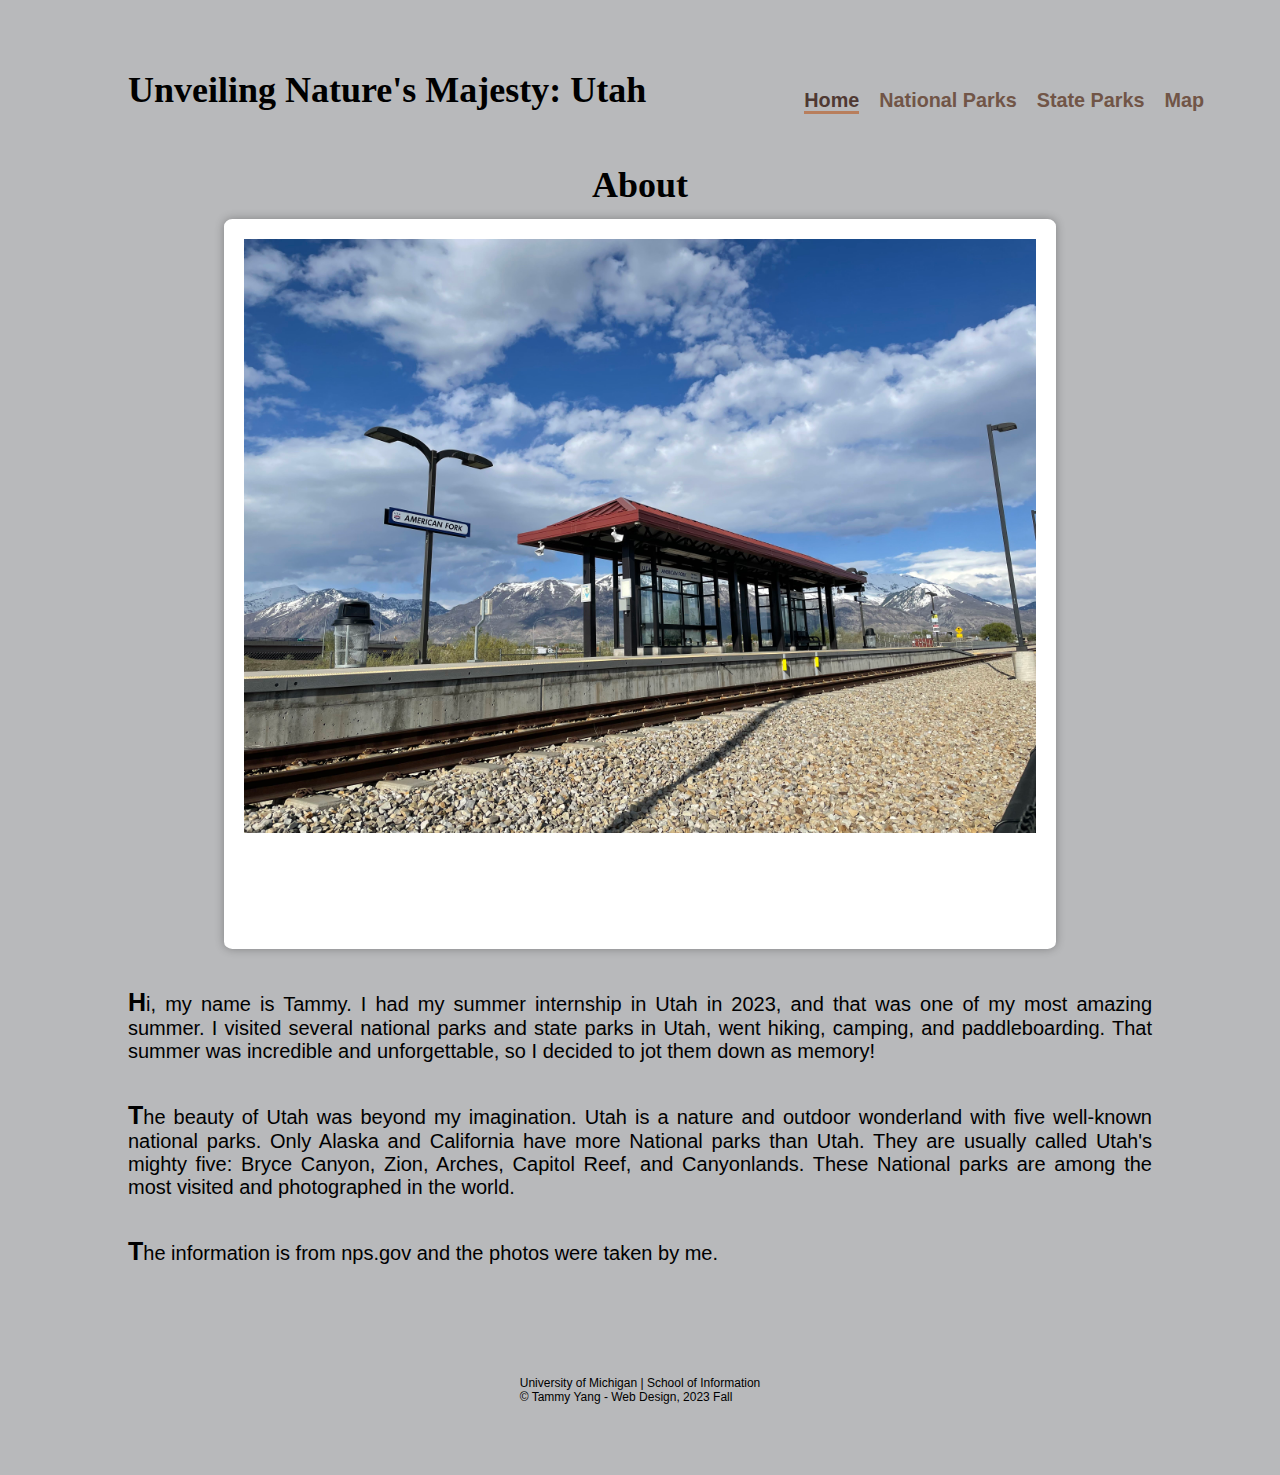
<file: index.html>
<!DOCTYPE html>
<html lang="en">
  <head>
    <meta charset="utf-8">
    <link rel="shortcut icon" type="image/png" href="images/illu.JPG"/>
    <link rel="stylesheet" type="text/css" href="css/html5reset.css">
    <link rel="stylesheet" type="text/css" href="css/style.css">
    <meta name="viewport" content="width=device-width, initial-scale=1.0">
    <title>Beauty of Utah</title>
  </head>

  <body>
    <a class = "skip" href="#home">Skip to Main Content</a>
    <header>
      <img src="images/illu.JPG" alt="illustration" id = "logo">
      <nav>
        <h1>Unveiling Nature's Majesty: Utah</h1>
        <ul class="nav_links">
          <li class="nav_item"><a href="#home" id='current'>Home</a></li>
          <li class="nav_item"><a href="nationalparks.html">National Parks</a></li>
          <li class="nav_item"><a href="statepark.html">State Parks</a></li>
          <li class="nav_item"><a href="map.html">Map</a></li>
        </ul>
    </nav>
  </header>

  <main>
    
    <h2 id = 'home'>About</h2>
    <div class="frame">
      <img src="images/IMG_8076.jpg" alt="American Fork train station" />
    </div>
    <div>
      <p>Hi, my name is Tammy. I had my summer internship in Utah in 2023, and that was one of my most amazing summer. I visited several national parks and state parks in Utah, went hiking, camping, and paddleboarding. That summer was incredible and unforgettable, so I decided to jot them down as memory!</p>
      <p>The beauty of Utah was beyond my imagination. Utah is a nature and outdoor wonderland with five well-known national parks. Only Alaska and California have more National parks than Utah. They are usually called Utah's mighty five: Bryce Canyon, Zion, Arches, Capitol Reef, and Canyonlands. These National parks are among the most visited and photographed in the world.</p>
      <p>The information is from nps.gov and the photos were taken by me.</p>
    </div>

    </main>
    <script src="js/js.js"></script>
    <button id="scrollToTopBtn" title="Go to top">TOP ^</button>

    <footer>
      <p>University of Michigan | School of Information <br/>
        &copy; Tammy Yang - Web Design, 2023 Fall</p>
    </footer>
  </body>
</html>
</file>
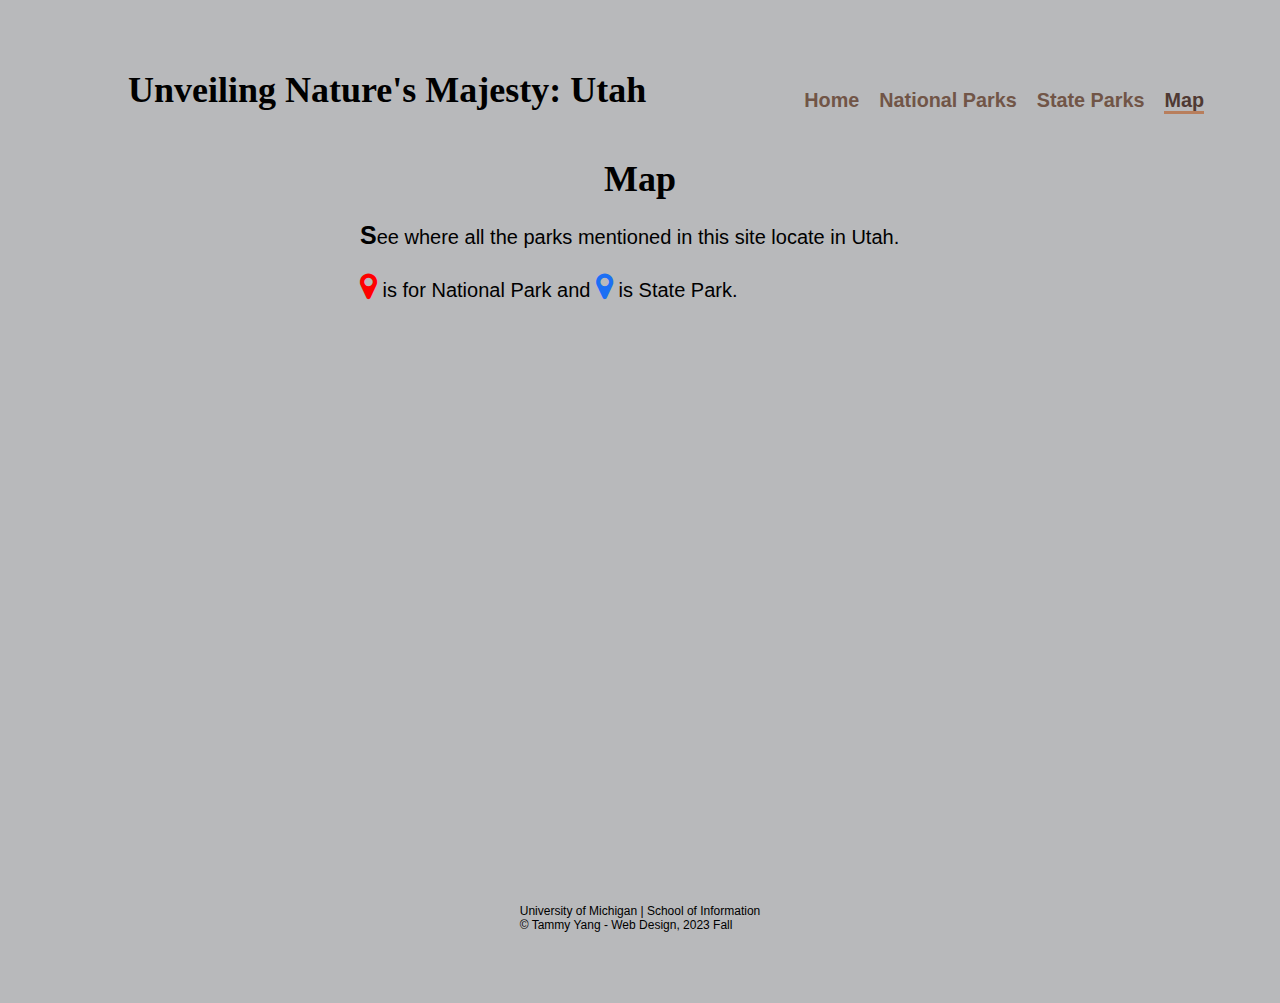
<file: map.html>
<!DOCTYPE html>
<html lang="en">
  <head>
    <meta charset="utf-8">
    <link rel="shortcut icon" type="image/png" href="images/illu.JPG"/>
    <link rel="stylesheet" type="text/css" href="css/html5reset.css">
    <link rel="stylesheet" type="text/css" href="css/style.css">
    <link rel="stylesheet" href="https://cdnjs.cloudflare.com/ajax/libs/font-awesome/4.7.0/css/font-awesome.min.css">
    <meta name="viewport" content="width=device-width, initial-scale=1.0">
    <title>Beauty of Utah</title>
  </head>


  <body>
        <a class = "skip" href="#map">Skip to Main Content</a>
        <header>
          <nav>
            <h1>Unveiling Nature's Majesty: Utah</h1>
            <ul class="nav_links">
              <li class="nav_item"><a href="index.html">Home</a></li>
              <li class="nav_item"><a href="nationalparks.html">National Parks</a></li>
              <li class="nav_item"><a href="statepark.html">State Parks</a></li>
              <li class="nav_item"><a href="#map" id='current'>Map</a></li>
            </ul>
        </nav>
      </header>

    <main class="map" id="map">
        <h2> Map </h2>
        <p>See where all the parks mentioned in this site locate in Utah.</p>
        <p><i class="fa fa-map-marker" style="font-size:30px;color:red"></i> is for National Park and <i class="fa fa-map-marker" style="font-size:30px;color:rgba(0, 98, 255, 0.862)"></i> is State Park.</p>
        <iframe src="https://www.google.com/maps/d/u/0/embed?mid=1Lz3XJM-lihIGNfI7tPfE2flI7vGwWCc&ehbc=2E312F" width="640" height="480"></iframe>
    </main>

    <footer>
    <p>University of Michigan | School of Information <br/>
        &copy; Tammy Yang - Web Design, 2023 Fall</p>
    </footer>
  </body>
</html>
</file>
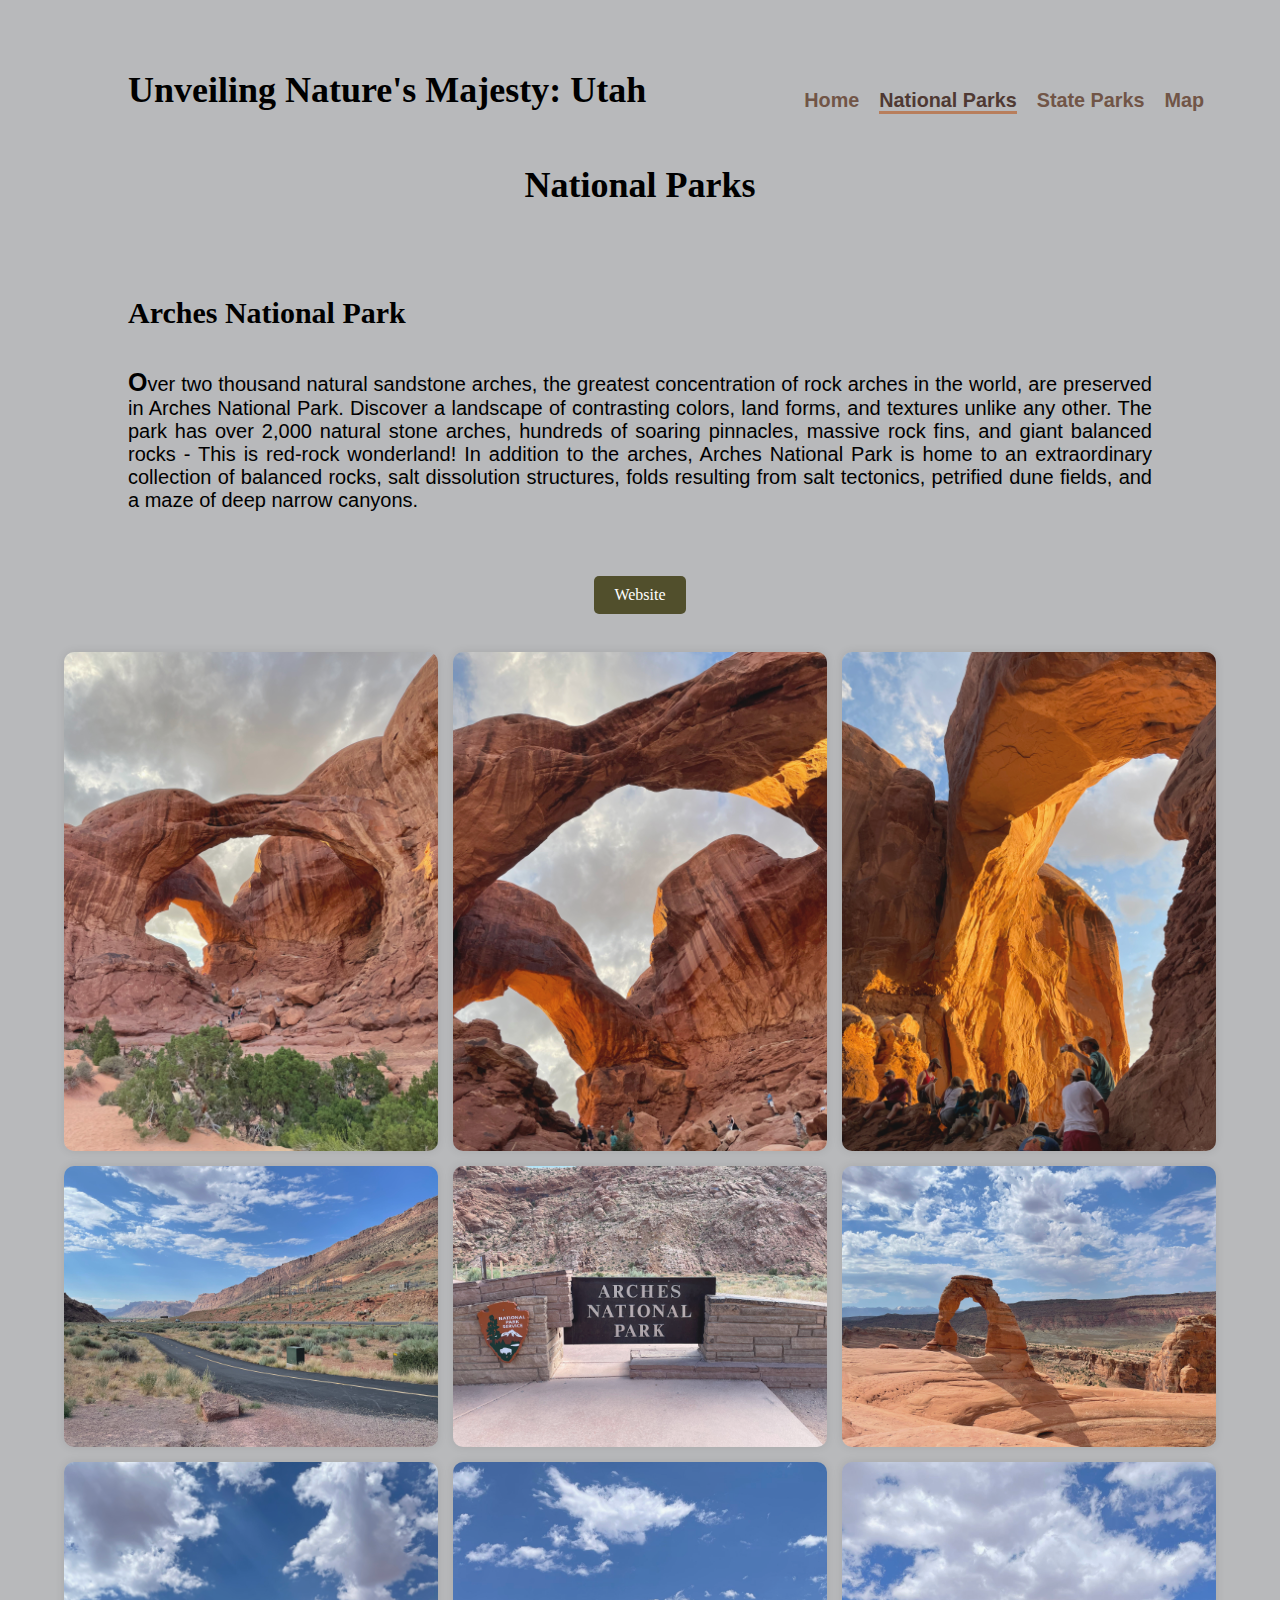
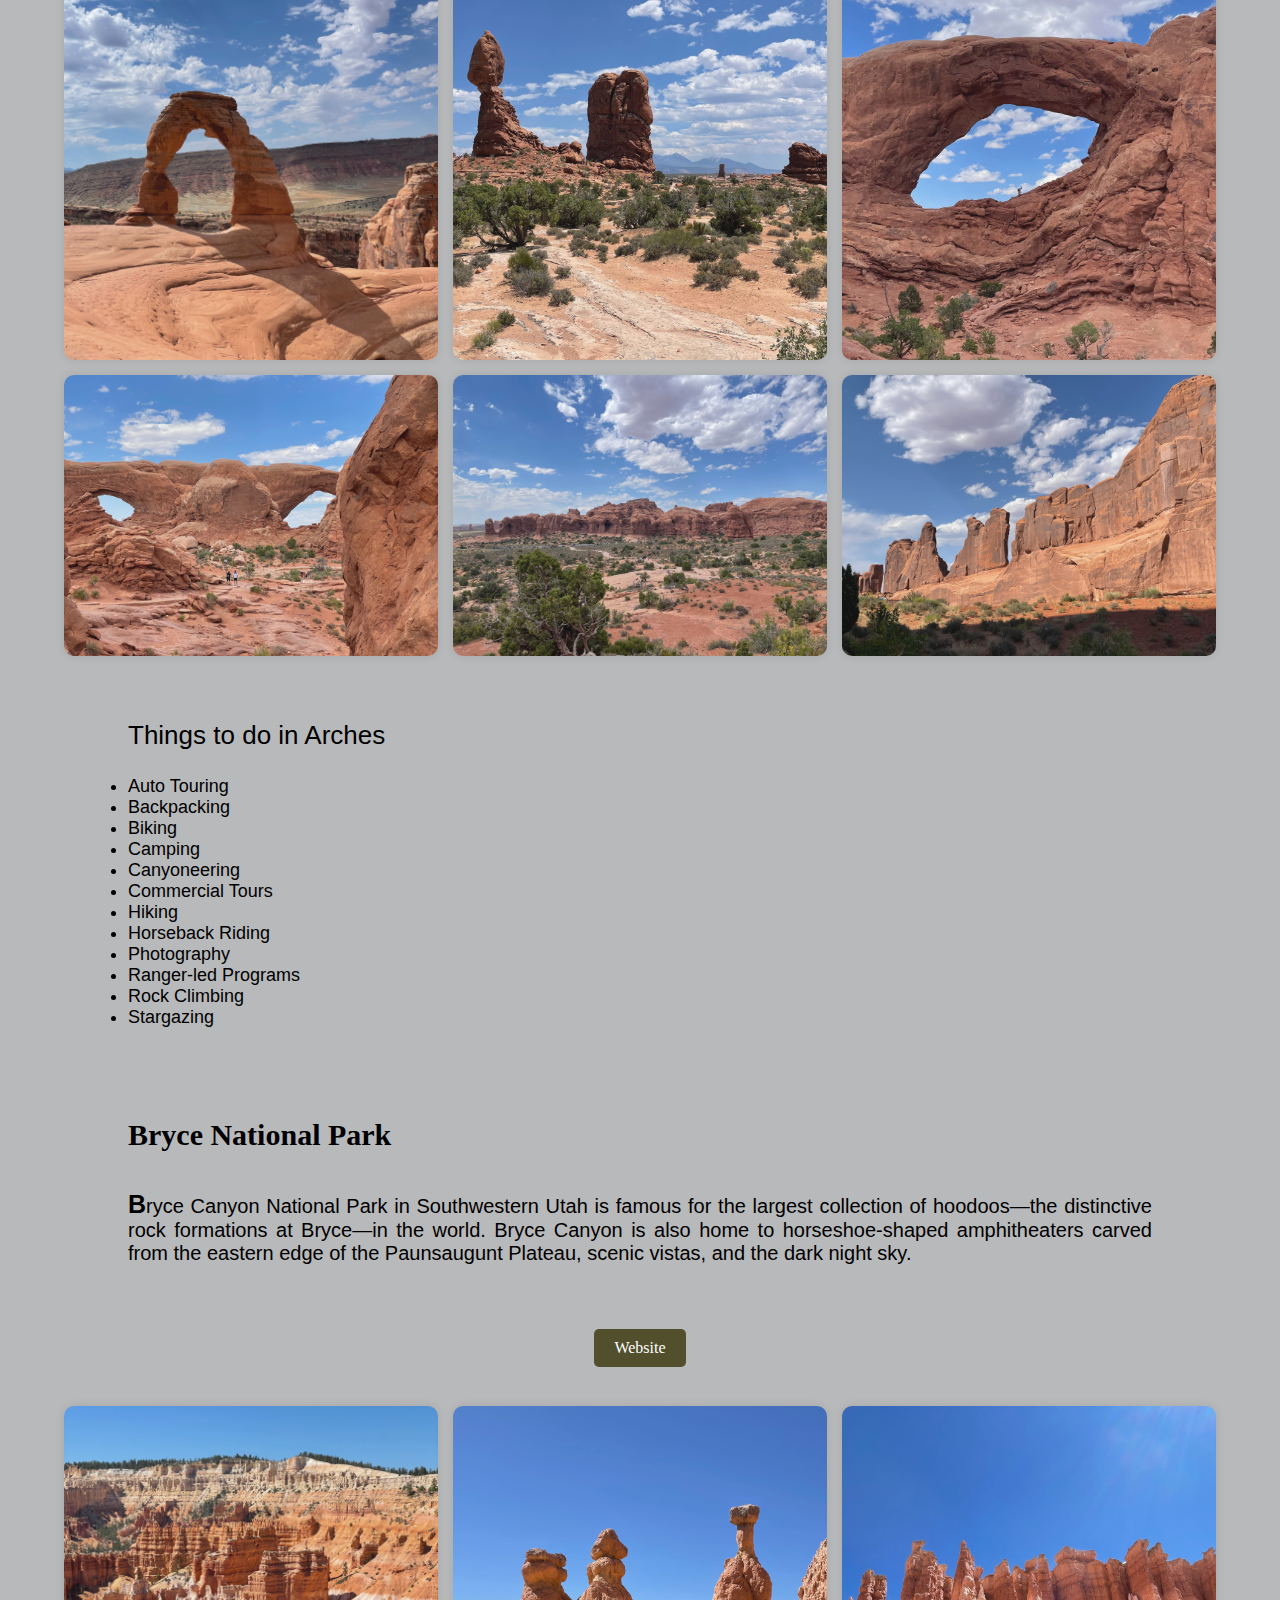
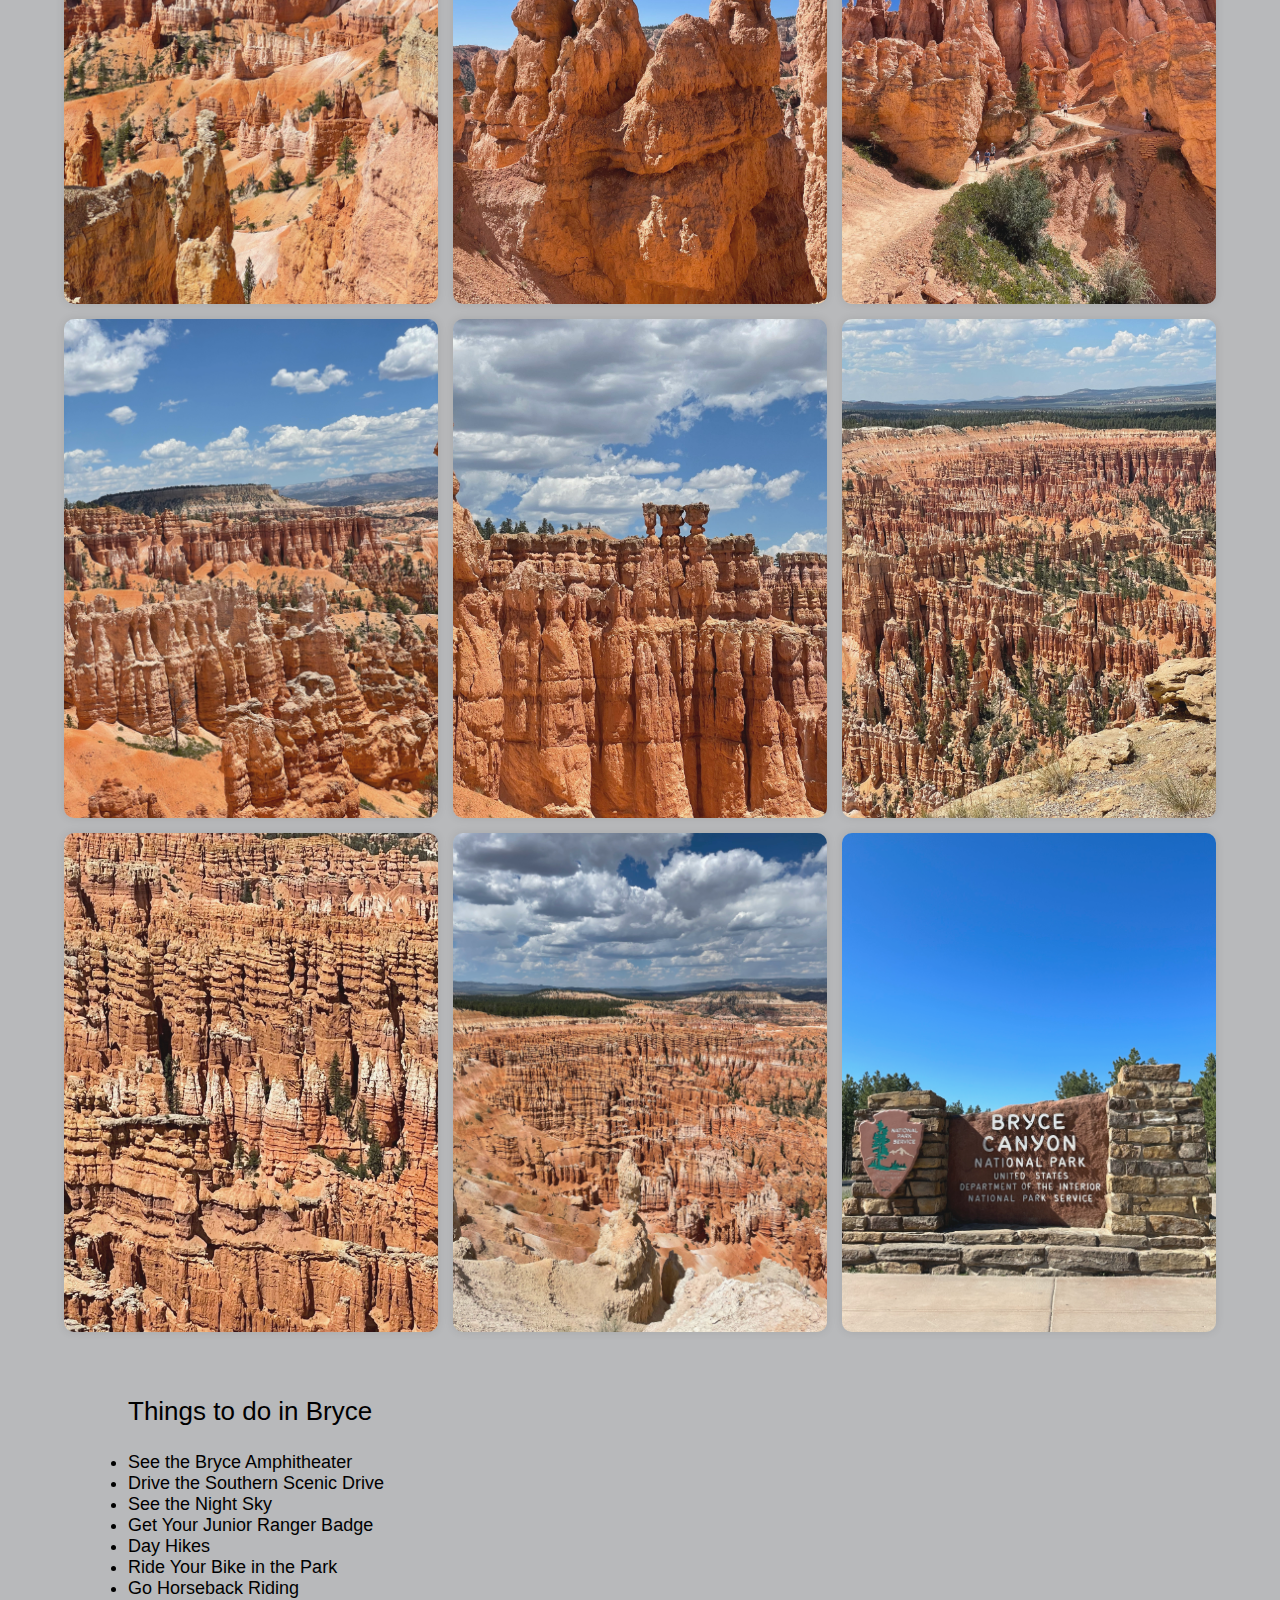
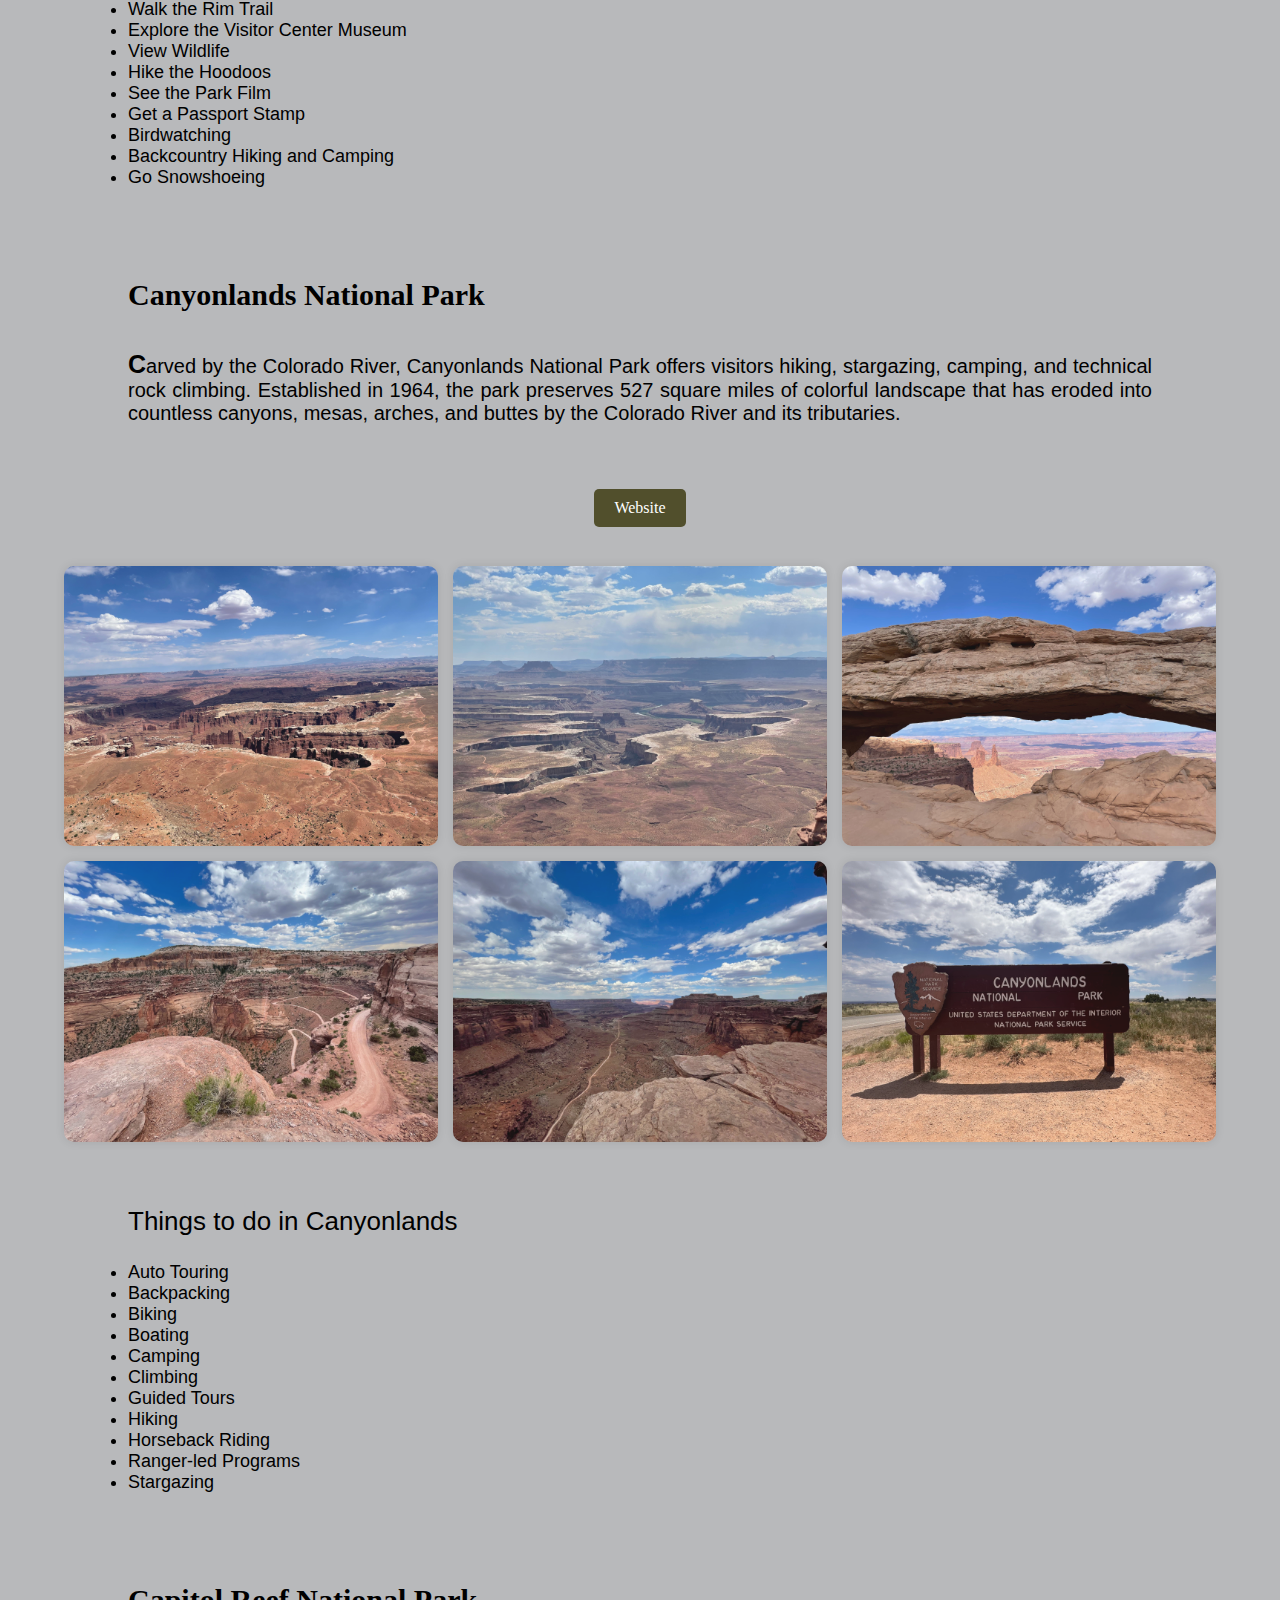
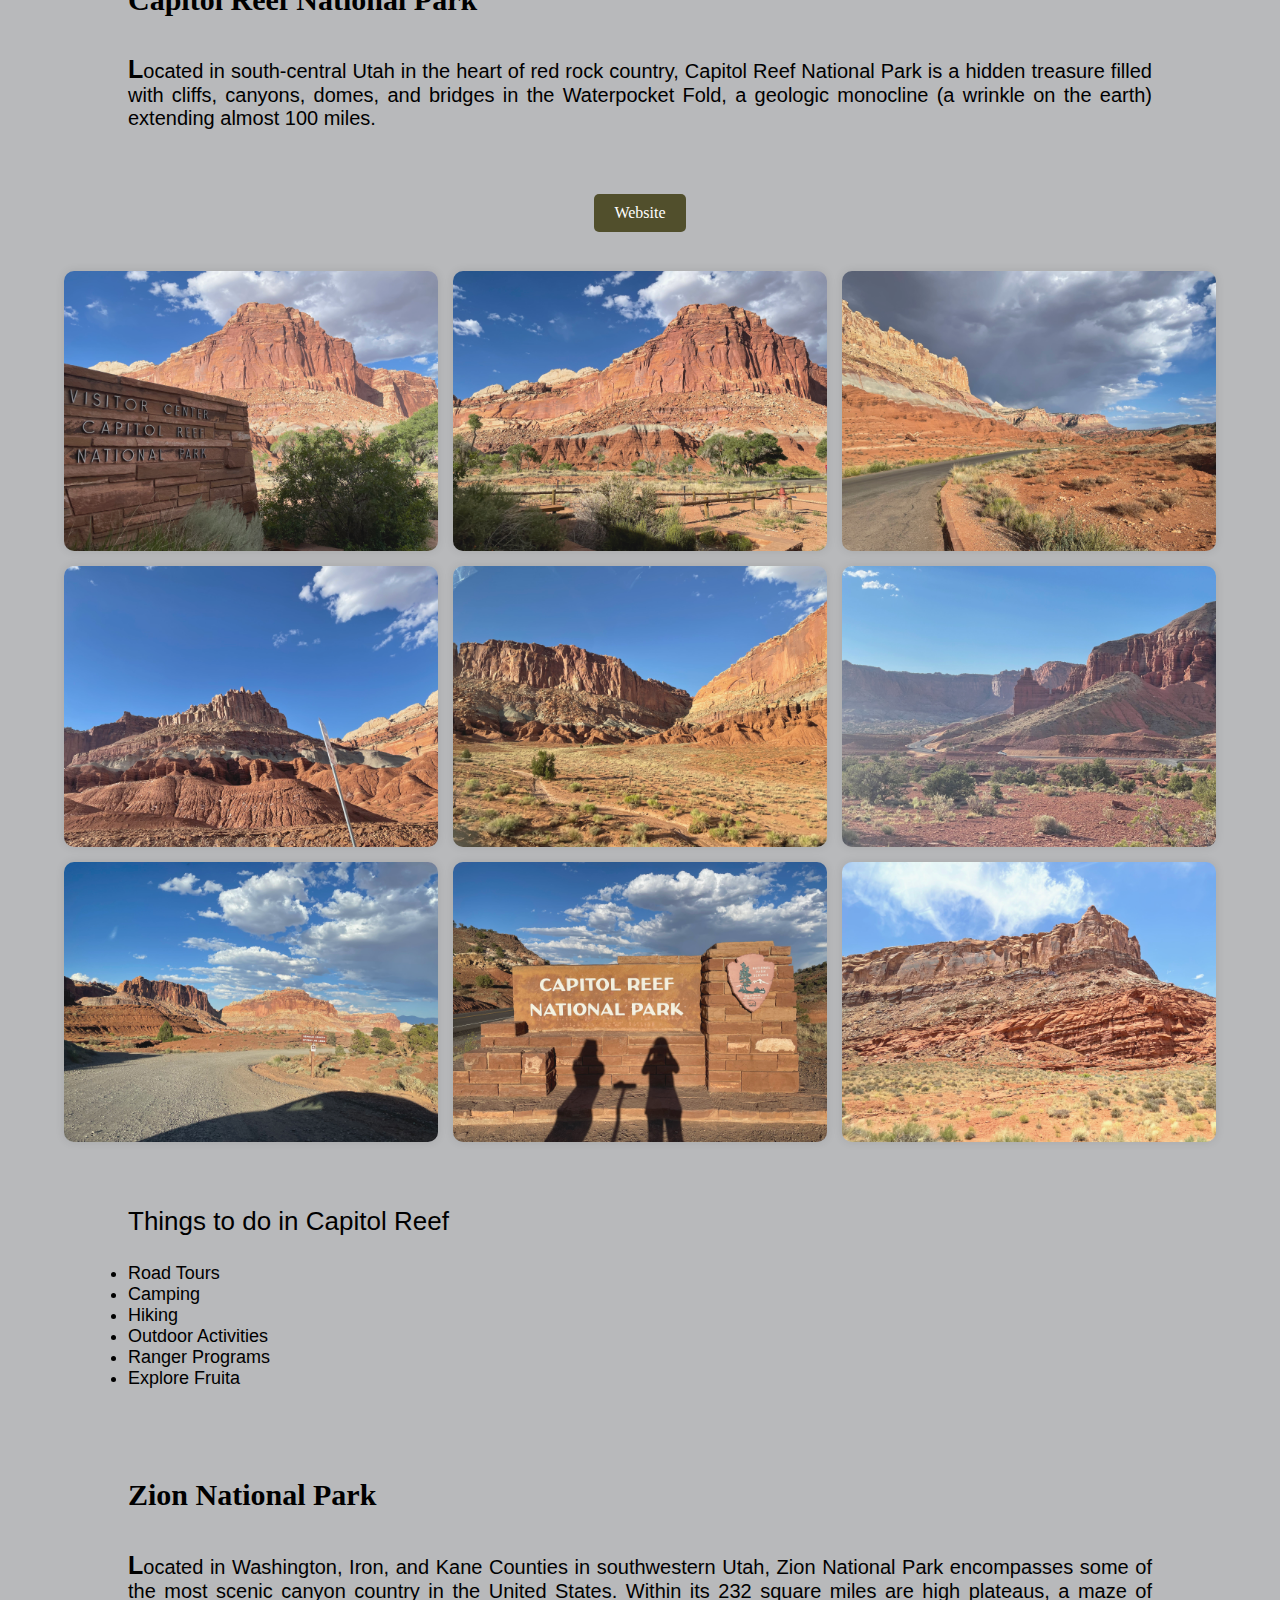
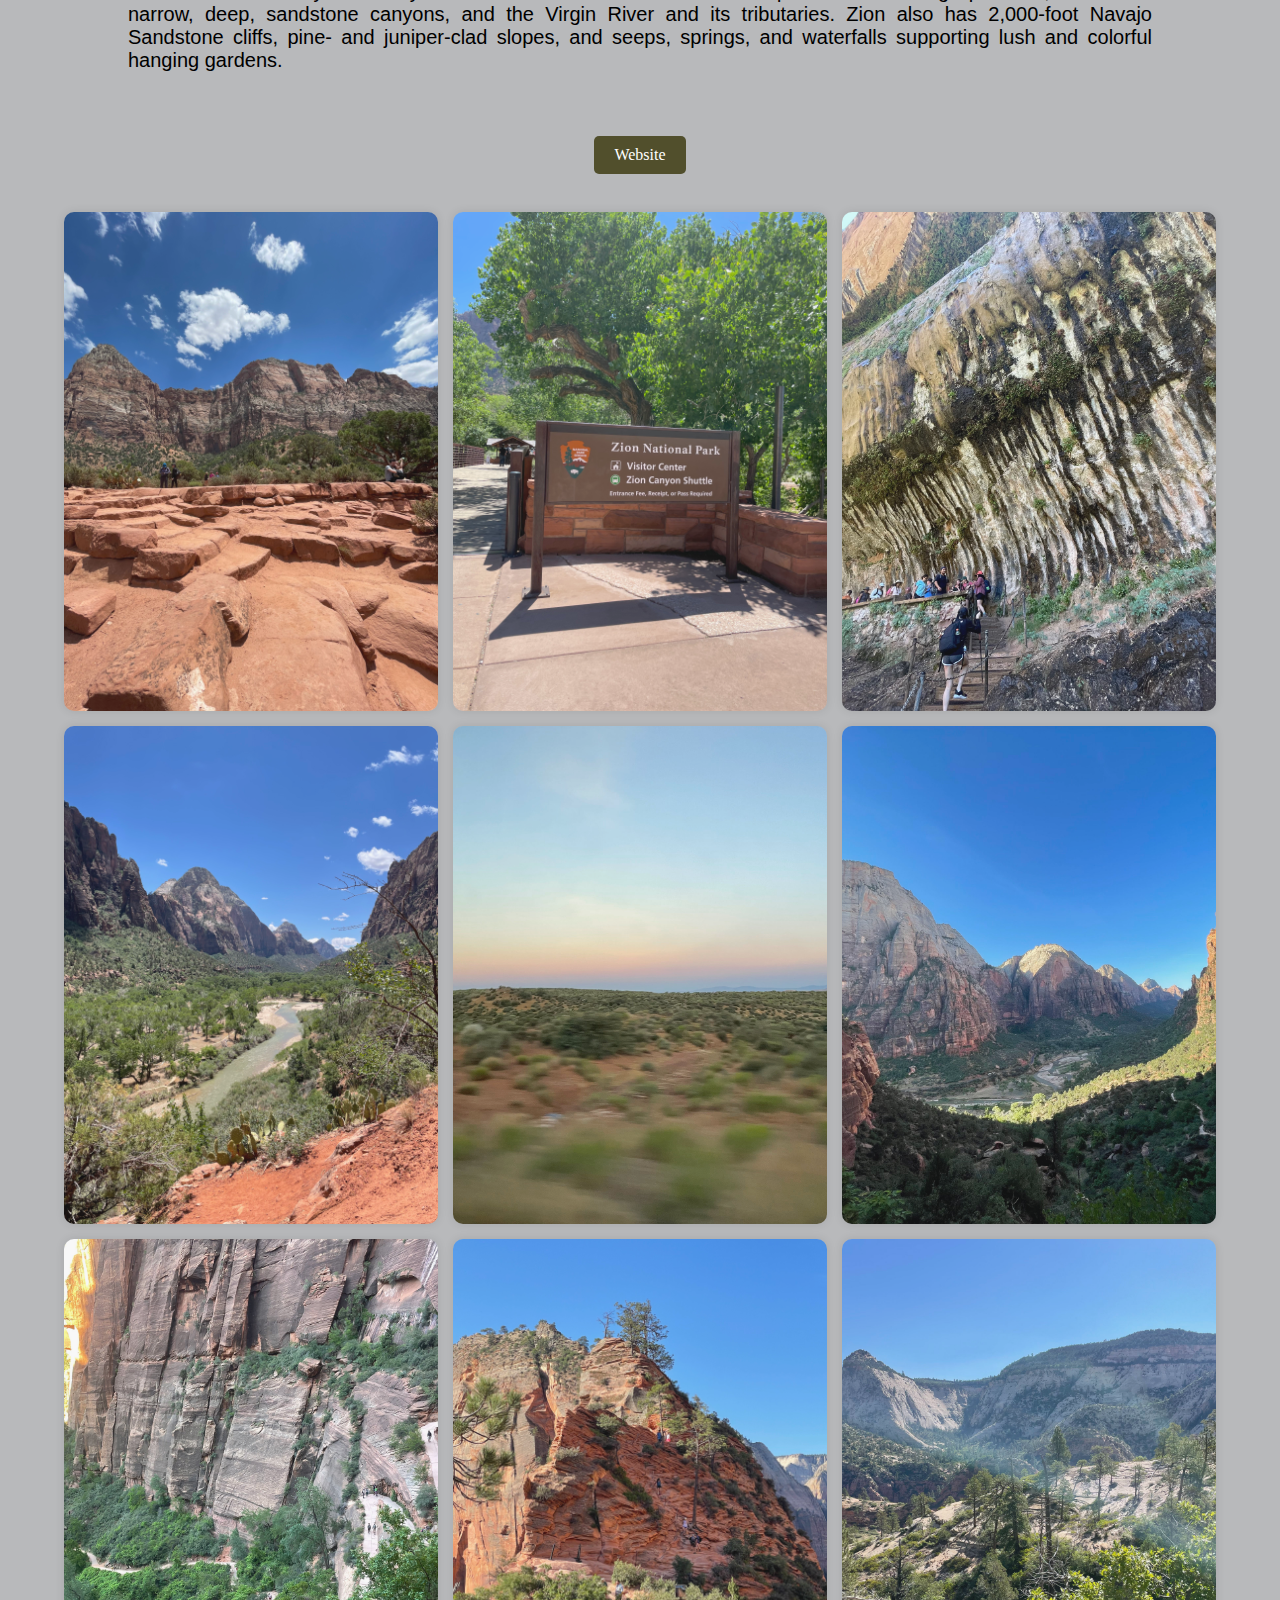
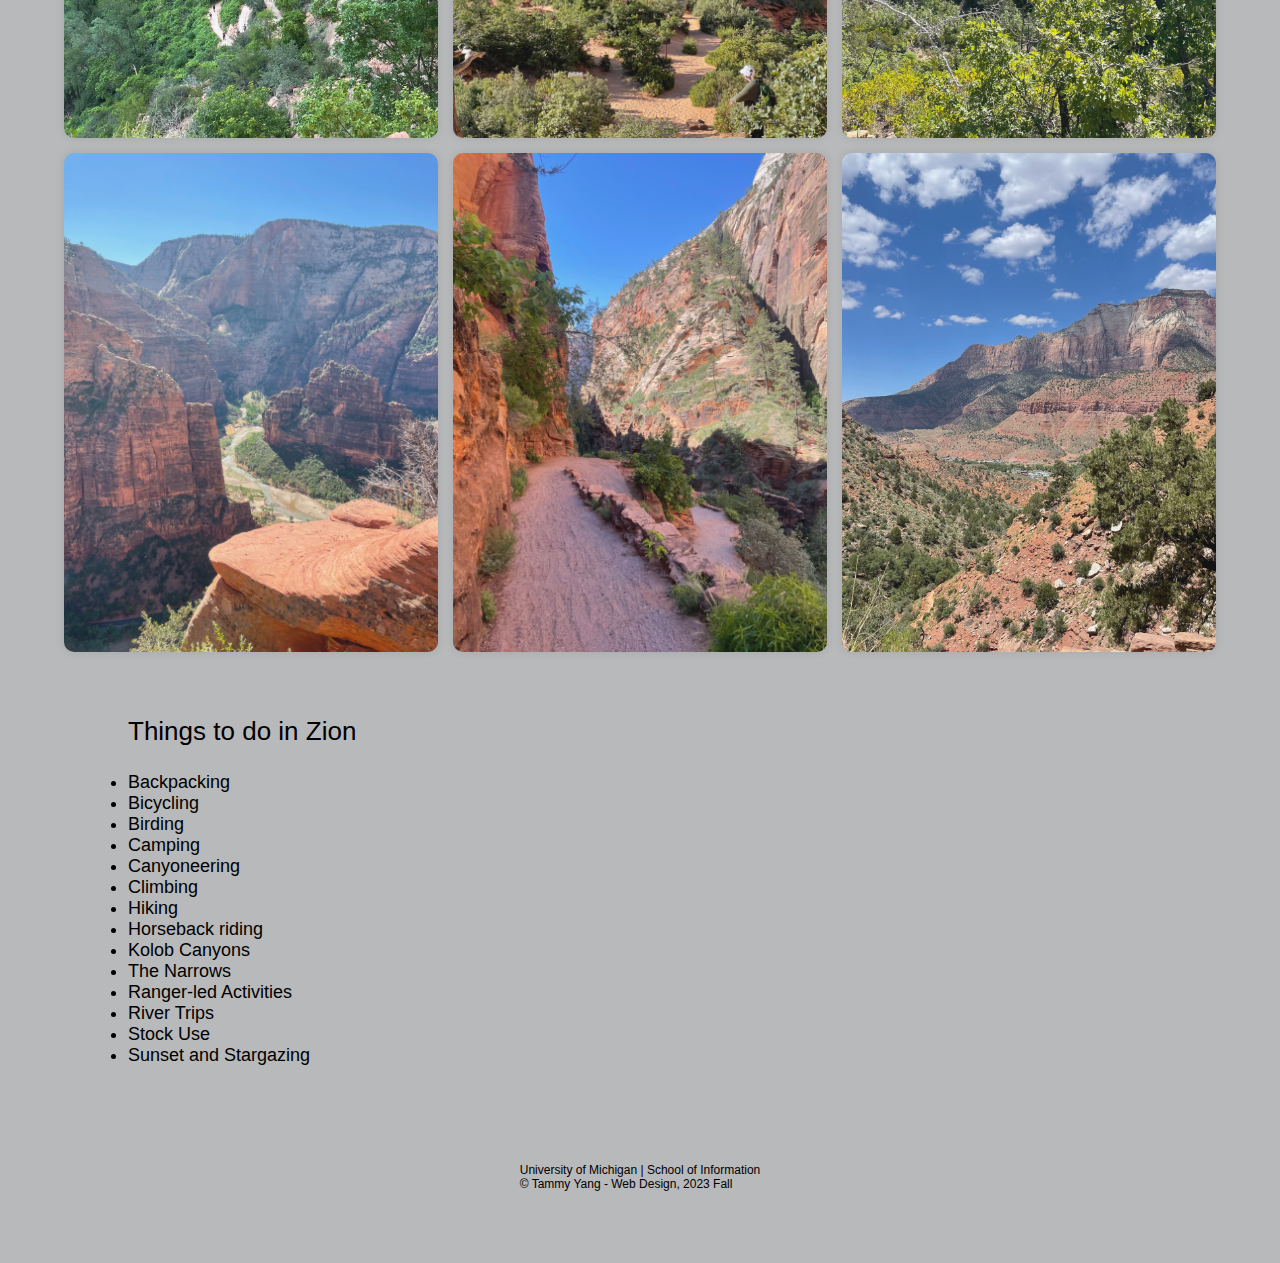
<file: nationalparks.html>
<!DOCTYPE html>
<html lang="en">
  <head>
    <meta charset="utf-8">
    <link rel="shortcut icon" type="image/png" href="images/illu.JPG"/>
    <link rel="stylesheet" type="text/css" href="css/html5reset.css">
    <link rel="stylesheet" type="text/css" href="css/style.css">
    <meta name="viewport" content="width=device-width, initial-scale=1.0">
    <title>Beauty of Utah</title>
  </head>

  <body>
    <a class = "skip" href="#main">Skip to Main Content</a>
    <header>
      <nav>
        <h1>Unveiling Nature's Majesty: Utah</h1>
        <ul class="nav_links">
          <li class="nav_item"><a href="index.html">Home</a></li>
          <li class="nav_item"><a href="#park" id='current'>National Parks</a></li>
          <li class="nav_item"><a href="statepark.html">State Parks</a></li>
          <li class="nav_item"><a href="map.html">Map</a></li>
        </ul>
    </nav>
  </header>

  <main class="main" id="main">
    <h2>National Parks</h2>
      <div>

        <div class="arches">
            <h3>Arches National Park</h3>
            <p>Over two thousand natural sandstone arches, the greatest concentration of rock arches in the world, are preserved in Arches National Park. 
              Discover a landscape of contrasting colors, land forms, and textures unlike any other. The park has over 2,000 natural stone arches, hundreds of soaring pinnacles, massive rock fins, and giant balanced rocks - This is red-rock wonderland!
              In addition to the arches, Arches National Park is home to an extraordinary collection of balanced rocks, salt dissolution structures, folds resulting from salt tectonics, petrified dune fields, and a maze of deep narrow canyons.</p>
              <div class="button-container">
              <a href="https://nps.gov/arch/index.htm" target="_blank" class="website-button">Website</a>
              </div>
            <div class="gallery">
              <img src="images/arches/IMG_1385.jpg" alt="Double Arches" />
              <img src="images/arches/IMG_1389.jpg" alt="Double Arches" />
              <img src="images/arches/IMG_1398.jpg" alt="sunset at Double Arches" />
              <img src="images/arches/IMG_1613.jpg" alt="road trip to Arches National Park" />
              <img src="images/arches/IMG_1614.jpg" alt="Arches National Park sign" />
              <img src="images/arches/IMG_1657.jpg" alt="The delicate arch" />
              <img src="images/arches/IMG_1660.jpg" alt="The delicate arch" />
              <img src="images/arches/IMG_1693.jpg" alt="balance rock" />
              <img src="images/arches/IMG_1719.jpg" alt="the north and south window" />
              <img src="images/arches/IMG_1732.jpg" alt="the north and south window" />
              <img src="images/arches/IMG_1735.jpg" alt="red rocks in Arches National Park" />
              <img src="images/arches/IMG_1753.jpg" alt="red rocks in Arches National Park" />
            </div>
            <h4>Things to do in Arches</h4>
            <ul>
              <li>Auto Touring</li>
              <li>Backpacking</li>
              <li>Biking</li>
              <li>Camping</li>
              <li>Canyoneering</li>
              <li>Commercial Tours</li>
              <li>Hiking</li>
              <li>Horseback Riding</li>
              <li>Photography</li>
              <li>Ranger-led Programs</li>
              <li>Rock Climbing</li>
              <li>Stargazing</li>
            </ul>
          </div>

          <div class="byrce">
            <h3>Bryce National Park</h3>
            <p>Bryce Canyon National Park in Southwestern Utah is famous for the largest collection of hoodoos—the distinctive rock formations at Bryce—in the world. 
              Bryce Canyon is also home to horseshoe-shaped amphitheaters carved from the eastern edge of the Paunsaugunt Plateau, scenic vistas, and the dark night sky.</p>
              <div class="button-container">
              <a href="https://www.nps.gov/brca/index.htm" target="_blank" class="website-button">Website</a>
              </div>
            <div class="gallery">
              <img src="images/bryce/IMG_0586.jpg" alt="sunrise point" />
              <img src="images/bryce/IMG_0593.jpg" alt="Thor's Hammer" />
              <img src="images/bryce/IMG_0640.jpg" alt="Queen's Garden" />
              <img src="images/bryce/IMG_0696.jpg" alt="hoodoos" />
              <img src="images/bryce/IMG_0697.jpg" alt="three wise man" />
              <img src="images/bryce/IMG_0746.jpg" alt="rim trail" />
              <img src="images/bryce/IMG_0760.jpg" alt="a closer look at hoodoos" />
              <img src="images/bryce/IMG_0761.jpg" alt="hoodoos" />
              <img src="images/bryce/IMG_0918.jpg" alt="Bryce Canyon sign" />
            </div>
            <h4>Things to do in Bryce</h4>
              <ul>
                  <li>See the Bryce Amphitheater</li>
                  <li>Drive the Southern Scenic Drive</li>
                  <li>See the Night Sky</li>
                  <li>Get Your Junior Ranger Badge</li>
                  <li>Day Hikes</li>
                  <li>Ride Your Bike in the Park</li>
                  <li>Go Horseback Riding</li>
                  <li>Walk the Rim Trail</li>
                  <li>Explore the Visitor Center Museum</li>
                  <li>View Wildlife</li>
                  <li>Hike the Hoodoos</li>
                  <li>See the Park Film</li>
                  <li>Get a Passport Stamp</li>
                  <li>Birdwatching</li>
                  <li>Backcountry Hiking and Camping</li>
                  <li>Go Snowshoeing</li>
              </ul>
          </div>

          <div class="canyon">
            <h3>Canyonlands National Park</h3>
            <p>Carved by the Colorado River, Canyonlands National Park offers visitors hiking, stargazing, camping, and technical rock climbing.
              Established in 1964, the park preserves 527 square miles of colorful landscape that has eroded into countless canyons, mesas, arches, and buttes by the Colorado River and its tributaries.</p>
              <div class="button-container">
              <a href="https://www.nps.gov/cany/index.htm" target="_blank" class="website-button">Website</a>
              </div>
            <div class="gallery">
              <img src="images/canyonlands/IMG_1280.jpg" alt="Grand view point" />
              <img src="images/canyonlands/IMG_1285.jpg" alt="Grand view point" />
              <img src="images/canyonlands/IMG_1301.jpg" alt="Mesa arch" />
              <img src="images/canyonlands/IMG_1312.jpg" alt="Canyonlands" />
              <img src="images/canyonlands/IMG_1317.jpg" alt="canyon" />
              <img src="images/canyonlands/IMG_1768.jpg" alt="Canyonlands sign " />
            </div>
            <h4>Things to do in Canyonlands</h4>
            <ul>
              <li>Auto Touring</li>
              <li>Backpacking</li>
              <li>Biking</li>
              <li>Boating</li>
              <li>Camping</li>
              <li>Climbing</li>
              <li>Guided Tours</li>
              <li>Hiking</li>
              <li>Horseback Riding</li>
              <li>Ranger-led Programs</li>
              <li>Stargazing</li>
            </ul>
          </div>

        <div class="capitol">
          <h3>Capitol Reef National Park</h3>
          <p>Located in south-central Utah in the heart of red rock country, Capitol Reef National Park is a hidden treasure filled with cliffs, canyons, domes, and bridges in the Waterpocket Fold, a geologic monocline (a wrinkle on the earth) extending almost 100 miles.</p>
          <div class="button-container">
          <a href="https://www.nps.gov/care/index.htm" target="_blank" class="website-button">Website</a>
          </div>
          <div class="gallery">
            <img src="images/capitol_reef/IMG_0814.jpg" alt="Capitol Reef visitor center" />
            <img src="images/capitol_reef/IMG_0815.jpg" alt="red rocks" />
            <img src="images/capitol_reef/IMG_0825.jpg" alt="road view from Capitol Reef" />
            <img src="images/capitol_reef/IMG_0838.jpg" alt="Capitol Reef" />
            <img src="images/capitol_reef/IMG_0839.jpg" alt="Capitol Reef" />
            <img src="images/capitol_reef/IMG_0847.jpg" alt="Capitol Reef" />
            <img src="images/capitol_reef/IMG_0849.jpg" alt="Capitol Reef" />
            <img src="images/capitol_reef/IMG_0853.jpg" alt="Capitol Reef park sign" />
            <img src="images/capitol_reef/IMG_1253.jpg" alt="Capitol Reef" />
          </div>
          <h4>Things to do in Capitol Reef</h4>
            <ul>
                <li>Road Tours</li>
                <li>Camping</li>
                <li>Hiking</li>
                <li>Outdoor Activities</li>
                <li>Ranger Programs</li>
                <li>Explore Fruita</li>
            </ul>
        </div>

        <div class="zion">
            <h3>Zion National Park</h3>
              <p>Located in Washington, Iron, and Kane Counties in southwestern Utah, Zion National Park encompasses some of the most scenic canyon country in the United States. Within its 232 square miles are high plateaus, a maze of narrow, deep, sandstone canyons, and the Virgin River and its tributaries. Zion also has 2,000-foot Navajo Sandstone cliffs, pine- and juniper-clad slopes, and seeps, springs, and waterfalls supporting lush and colorful hanging gardens.</p>
              <div class="button-container">
              <a href="https://www.nps.gov/zion/index.htm" target="_blank" class="website-button">Website</a>
                </div>
              <div class="gallery">
              <img src="images/zion/IMG_0007.jpg" alt="Zion" />
              <img src="images/zion/IMG_9540.jpg" alt="Zion national park sign" />
              <img src="images/zion/IMG_9560.jpg" alt="weeping rock" />
              <img src="images/zion/IMG_9593.jpg" alt="Lower Emerald Pool Trail" />
              <img src="images/zion/IMG_9723.jpg" alt="view from the car" />
              <img src="images/zion/IMG_9778.jpg" alt="canyon" />
              <img src="images/zion/IMG_9780.jpg" alt="Scout lookout trail" />
              <img src="images/zion/IMG_9812.jpg" alt="Angel's landing" />
              <img src="images/zion/IMG_9906.jpg" alt="Zion" />
              <img src="images/zion/IMG_9920.jpg" alt="Scout lookout" />
              <img src="images/zion/IMG_9923.jpg" alt="red rock trail" />
              <img src="images/zion/IMG_9998.jpg" alt="Riverside Walk" />
            </div>
            <h4>Things to do in Zion</h4>
            <ul>
              <li>Backpacking</li>
              <li>Bicycling</li>
              <li>Birding</li>
              <li>Camping</li>
              <li>Canyoneering</li>
              <li>Climbing</li>
              <li>Hiking</li>
              <li>Horseback riding</li>
              <li>Kolob Canyons</li>
              <li>The Narrows</li>
              <li>Ranger-led Activities</li>
              <li>River Trips</li>
              <li>Stock Use</li>
              <li>Sunset and Stargazing</li>
            </ul>
          </div>

      </div>
      </main>
      <script src="js/js.js"></script>

      <button id="scrollToTopBtn" title="Go to top">TOP ^</button>

    <footer>
      <p>University of Michigan | School of Information <br/>
        &copy; Tammy Yang - Web Design, 2023 Fall</p>
    </footer>
  </body>
</html>
</file>
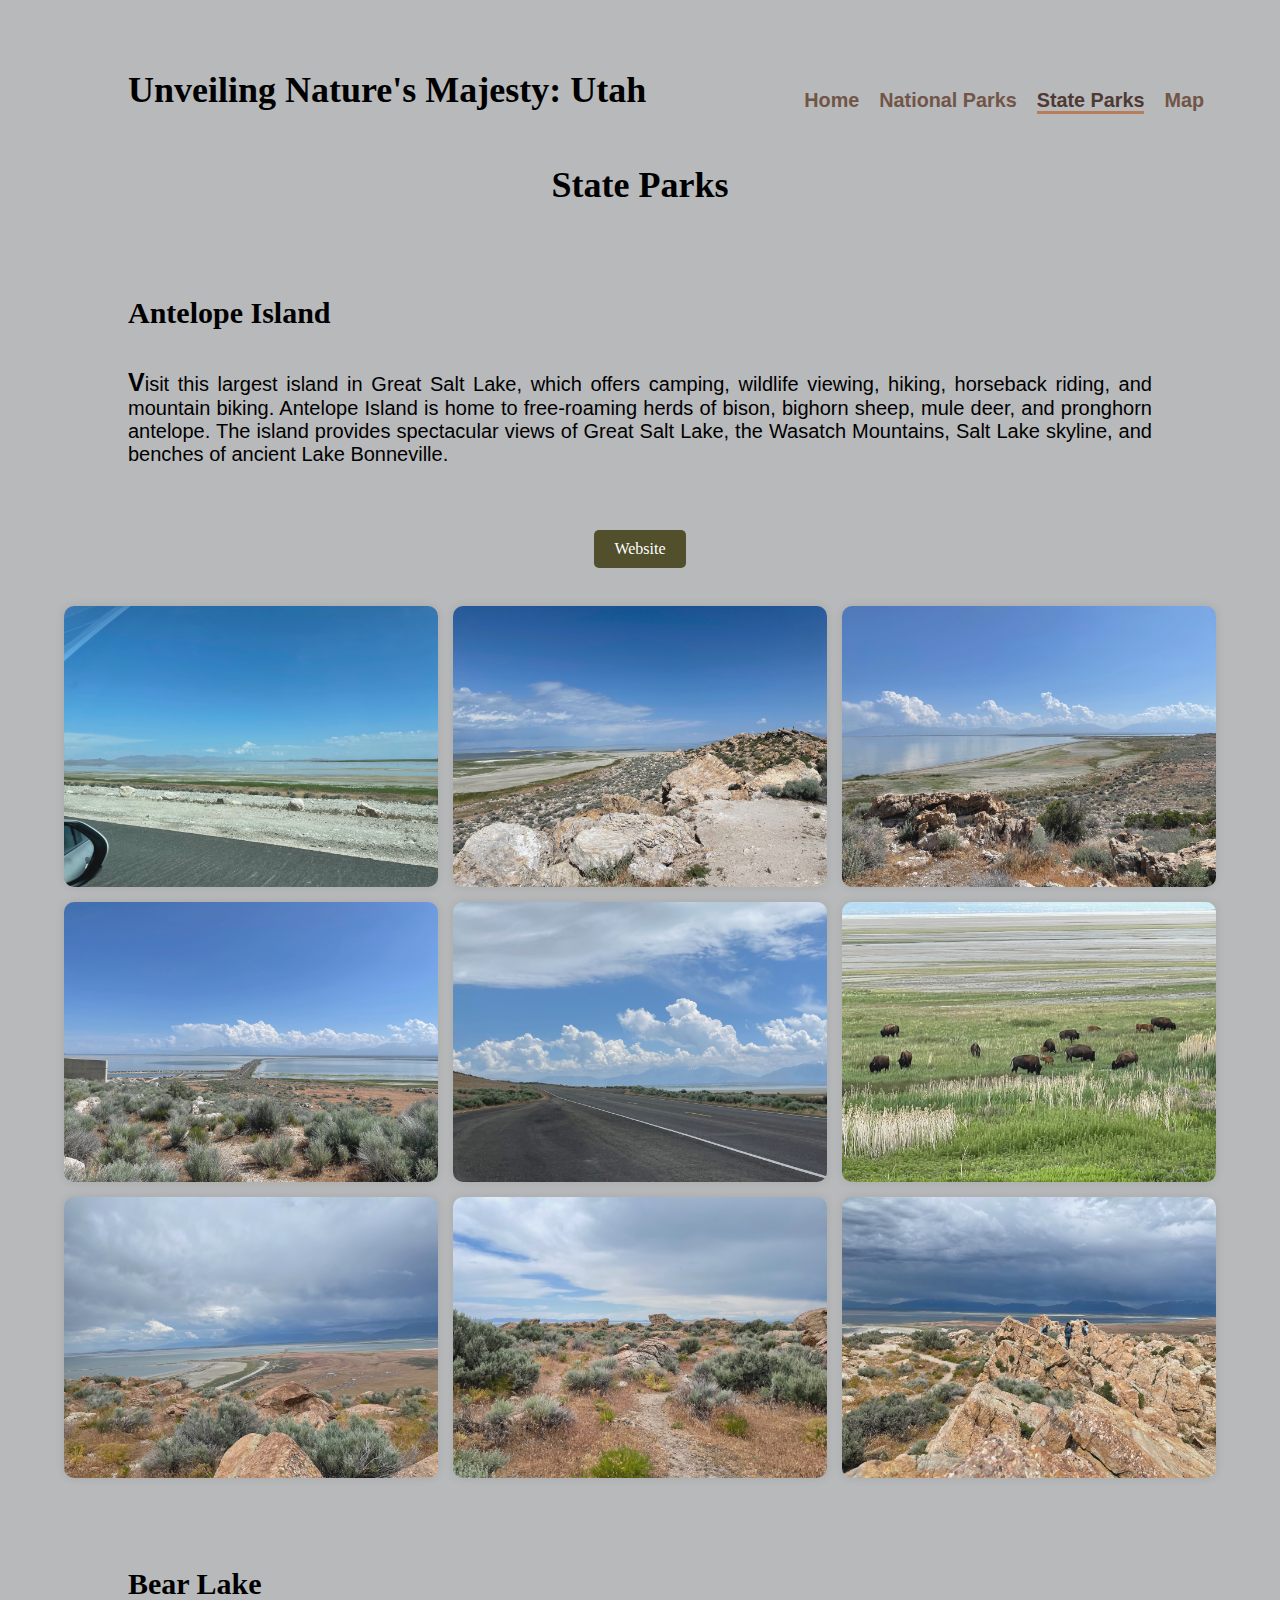
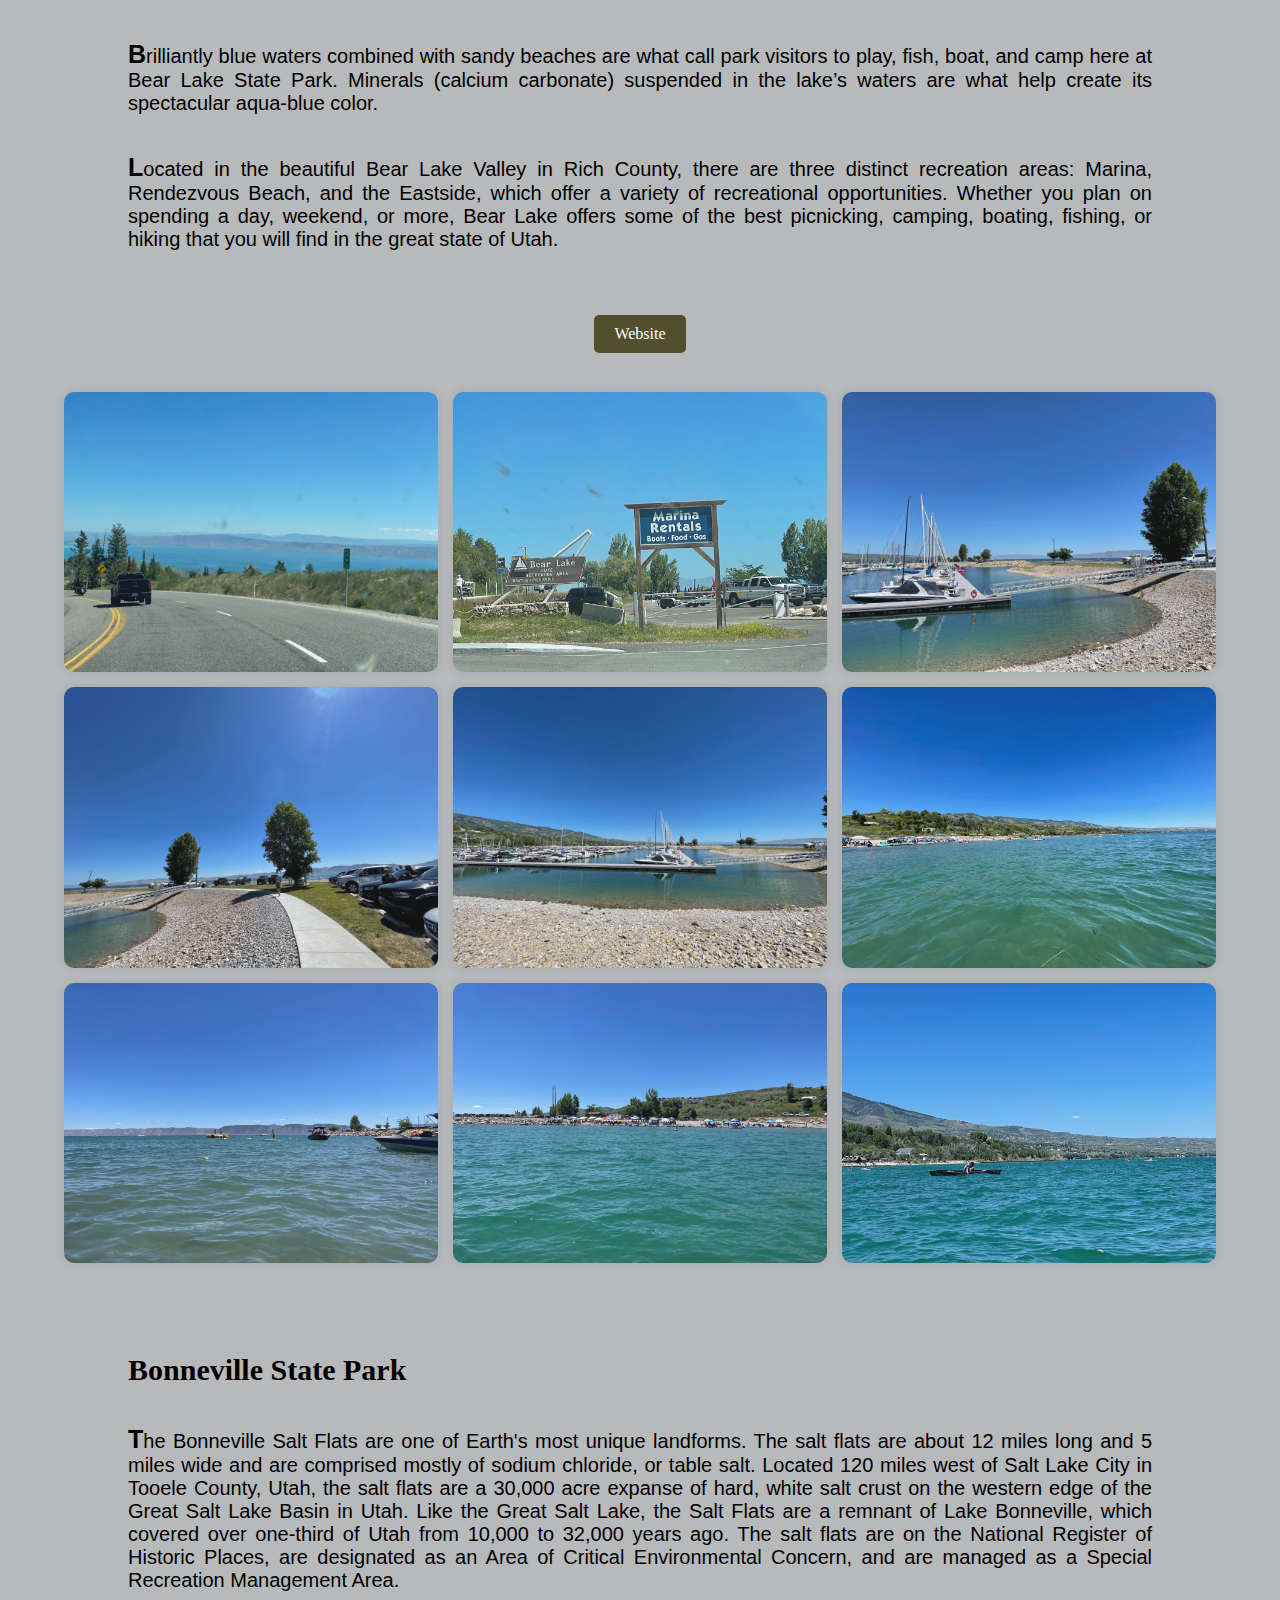
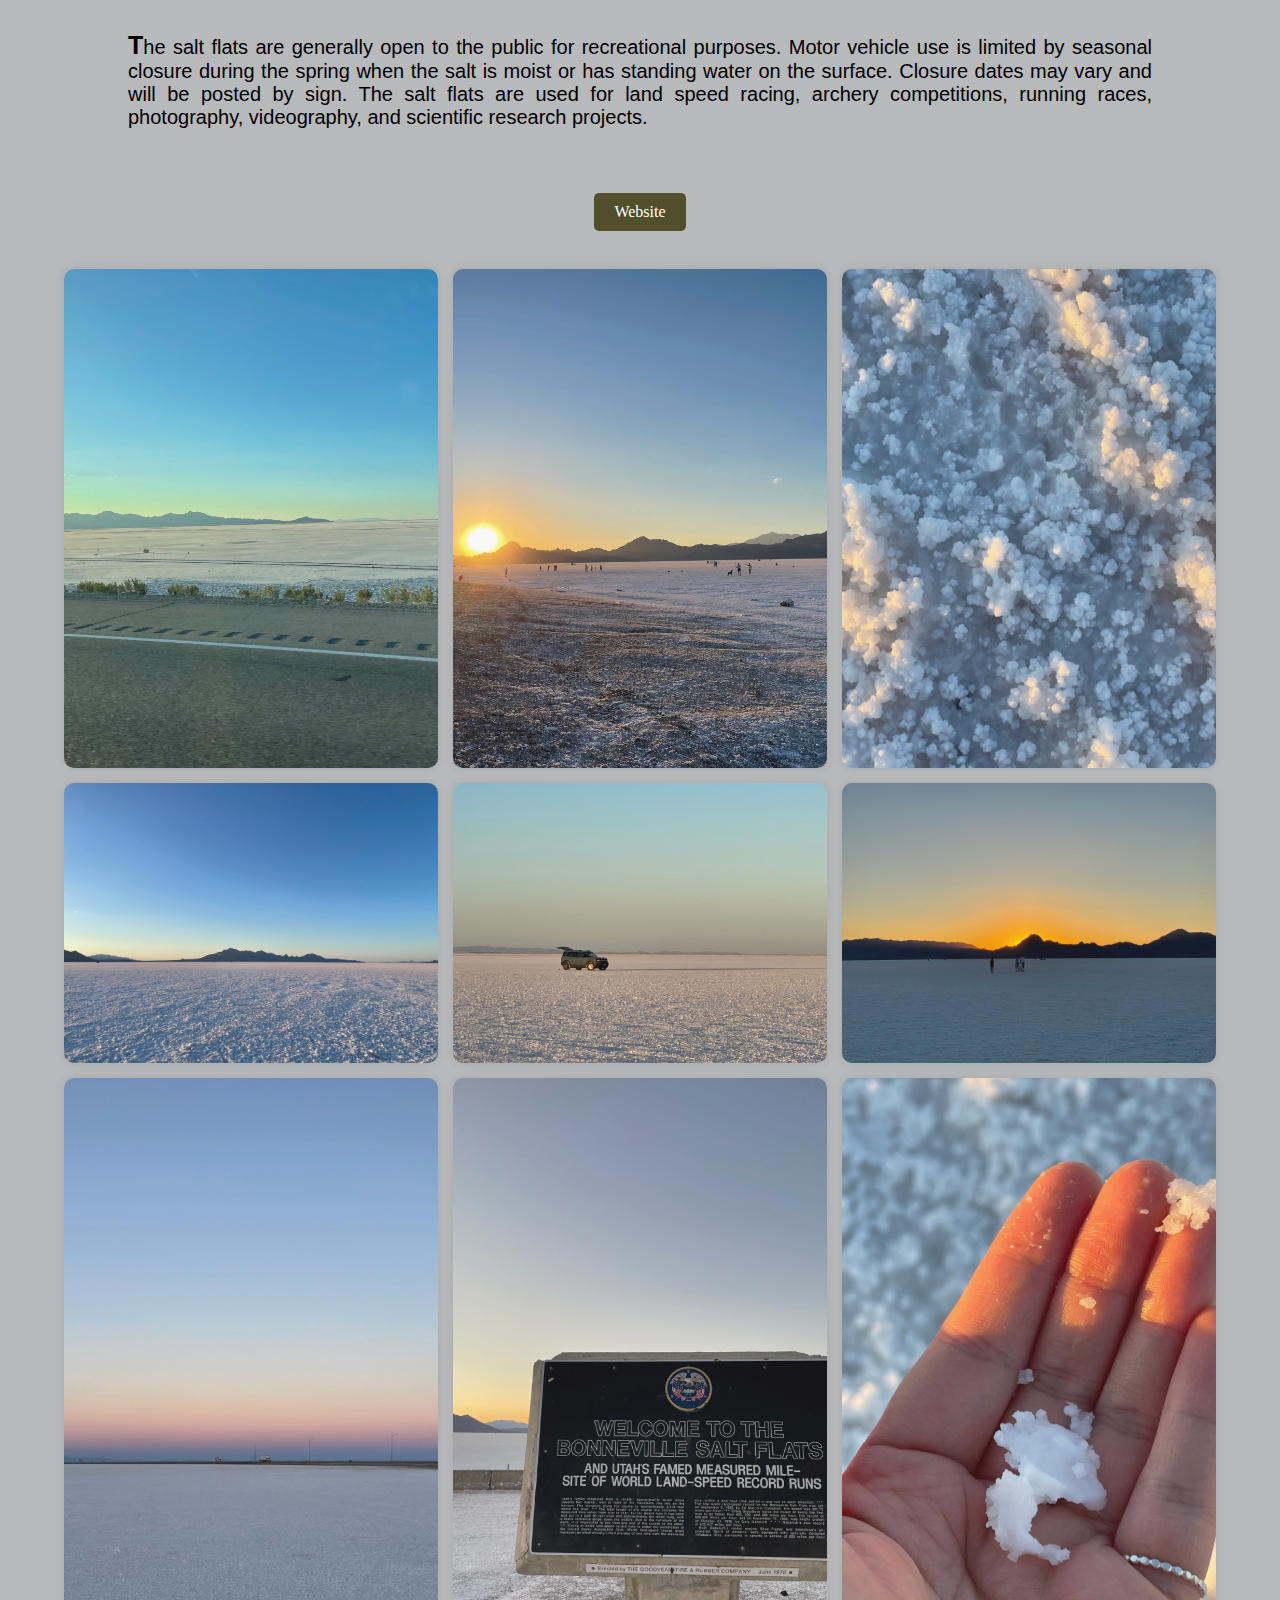
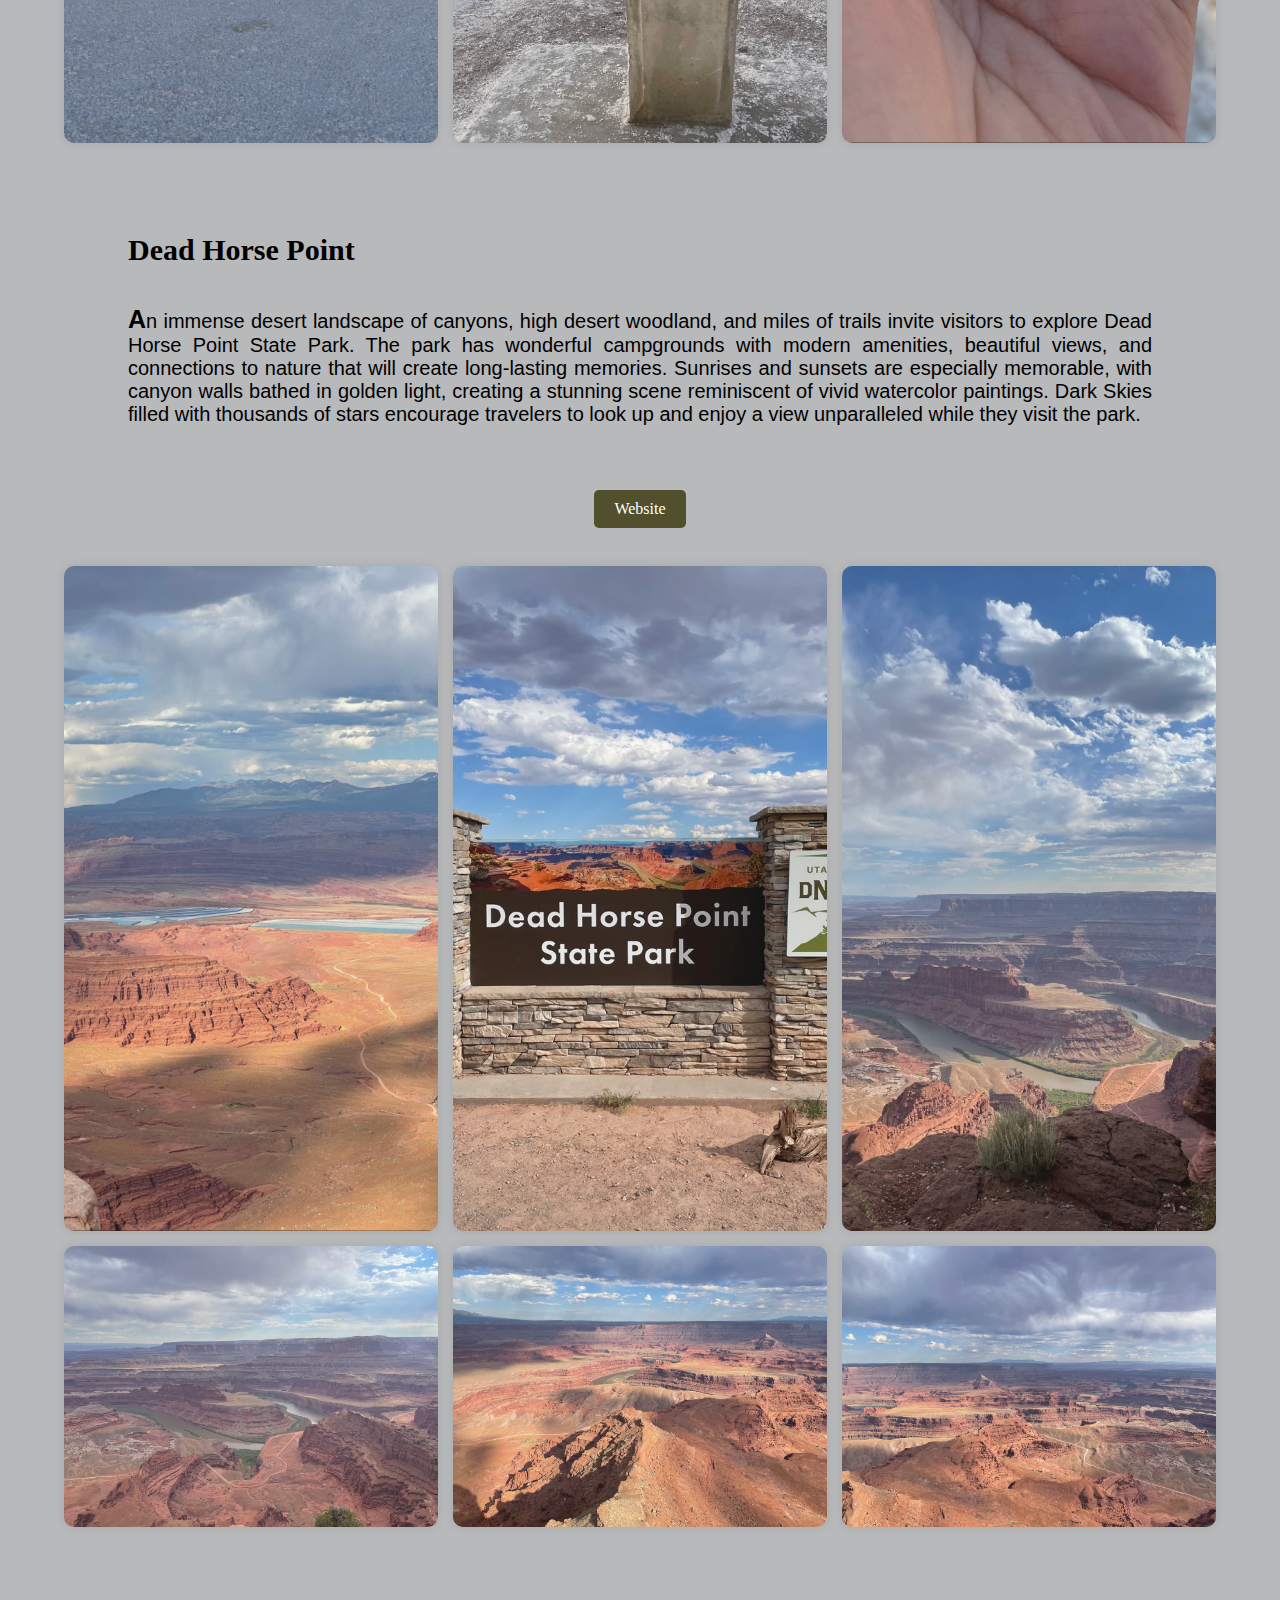
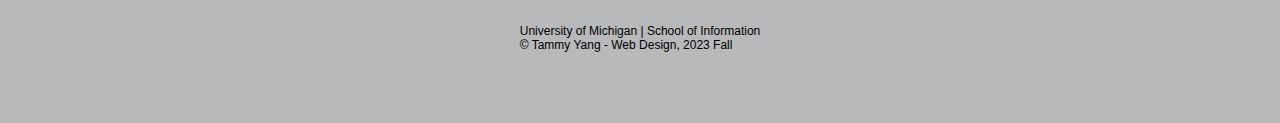
<file: statepark.html>
<!DOCTYPE html>
<html lang="en">
  <head>
    <meta charset="utf-8">
    <link rel="shortcut icon" type="image/png" href="images/illu.JPG"/>
    <link rel="stylesheet" type="text/css" href="css/html5reset.css">
    <link rel="stylesheet" type="text/css" href="css/style.css">
    <meta name="viewport" content="width=device-width, initial-scale=1.0">
    <title>Beauty of Utah</title>
  </head>

  <body>
    <a class = "skip" href="#main">Skip to Main Content</a>
    <header>
      <nav>
        <h1>Unveiling Nature's Majesty: Utah</h1>
        <ul class="nav_links">
          <li class="nav_item"><a href="index.html">Home</a></li>
          <li class="nav_item"><a href="nationalparks.html">National Parks</a></li>
          <li class="nav_item"><a href="#park" id='current'>State Parks</a></li>
          <li class="nav_item"><a href="map.html">Map</a></li>
        </ul>
    </nav>
  </header>

  <main  class="main" id="main">
     <h2>State Parks</h2>
      <div class="park">
        <div class="antelope">
          <h3>Antelope Island</h3>
          <p>Visit this largest island in Great Salt Lake,
            which offers camping, wildlife viewing,
            hiking, horseback riding, and mountain biking.
            Antelope Island is home to free-roaming
            herds of bison, bighorn sheep, mule deer,
            and pronghorn antelope. The island provides
            spectacular views of Great Salt Lake, the
            Wasatch Mountains, Salt Lake skyline, and
            benches of ancient Lake Bonneville.</p>
            <div class="button-container">
            <a href="https://stateparks.utah.gov/parks/antelope-island/" target="_blank" class="website-button">Website</a>
            </div>
            <div class="gallery">
            <img src="images/antelope/IMG_8935 Large.jpeg" alt="road to Antelope Island" />
            <img src="images/antelope/IMG_8953 Large.jpeg" alt="a hill in Antelope Island national park" />
            <img src="images/antelope/IMG_8969 Large.jpeg" alt="antelope island" />
            <img src="images/antelope/IMG_8989 Large.jpeg" alt="the great salt lake" />
            <img src="images/antelope/IMG_9006 Large.jpeg" alt="the main road in Antelope Island" />
            <img src="images/antelope/IMG_9103 Large.jpeg" alt="a herd of bison" />
            <img src="images/antelope/IMG_9156 Large.jpeg" alt="antelope island" />
            <img src="images/antelope/IMG_9165 Large.jpeg" alt="a hill in Antelope Island national park" />
            <img src="images/antelope/IMG_9252 Large.jpeg" alt="the view from a hill" />
          </div>
        </div>

        <div class="bear">
          <h3>Bear Lake</h3>
          <p>Brilliantly blue waters combined with sandy beaches are what call park visitors to play, fish, boat, and camp here at Bear Lake State Park. Minerals (calcium carbonate) suspended in the lake’s waters are what help create its spectacular aqua-blue color.</p>
          <p>Located in the beautiful Bear Lake Valley in Rich County, there are three distinct recreation areas: Marina, Rendezvous Beach, and the Eastside, which offer a variety of recreational opportunities. Whether you plan on spending a day, weekend, or more, Bear Lake offers some of the best picnicking, camping, boating, fishing, or hiking that you will find in the great state of Utah.</p>
          <div class="button-container"> 
          <a href="https://stateparks.utah.gov/parks/bear-lake/" target="_blank" class="website-button">Website</a>
          </div>
          <div class="gallery">
            <img src="images/bearlake/IMG_2363.jpg" alt="bear lake" />
            <img src="images/bearlake/IMG_2374 Large.jpeg" alt="Marina Rental, the main rental place at Bear lake" />
            <img src="images/bearlake/IMG_2377.jpg" alt="Marina" />
            <img src="images/bearlake/IMG_2378.jpg" alt="Marina parking lot" />
            <img src="images/bearlake/IMG_2379.jpg" alt="yachts at beak lake" />
            <img src="images/bearlake/IMG_2387 Large.jpeg" alt="bear lake" />
            <img src="images/bearlake/IMG_2392 Large.jpeg" alt="canyon bear lake" />
            <img src="images/bearlake/IMG_2411 Large.jpeg" alt="bear lake" />
            <img src="images/bearlake/IMG_2425 Large.jpeg" alt="kayaking at bear lake" />
          </div>
        </div>

        <div class="salt">
            <h3>Bonneville State Park</h3>
            <p>The Bonneville Salt Flats are one of Earth's most unique landforms. The salt flats are about 12 miles long and 5 miles wide and are comprised mostly of sodium chloride, or table salt. Located 120 miles west of Salt Lake City in Tooele County, Utah, the salt flats are a 30,000 acre expanse of hard, white salt crust on the western edge of the Great Salt Lake Basin in Utah. Like the Great Salt Lake, the Salt Flats are a remnant of Lake Bonneville, which covered over one-third of Utah from 10,000 to 32,000 years ago. The salt flats are on the National Register of Historic Places, are designated as an Area of Critical Environmental Concern, and are managed as a Special Recreation Management Area.</p>
            <p>The salt flats are generally open to the public for recreational purposes. Motor vehicle use is limited by seasonal closure during the spring when the salt is moist or has standing water on the surface. Closure dates may vary and will be posted by sign.
                The salt flats are used for land speed racing, archery competitions, running races, photography, videography, and scientific research projects.</p>
            <div class="button-container">
            <a href="https://www.blm.gov/visit/bonneville-salt-flats" target="_blank" class="website-button">Website</a>
            </div>
            <div class="gallery">
              <img src="images/saltflat/IMG_2242 Large.jpeg" alt="Bonneville salt flat" />
              <img src="images/saltflat/IMG_2245 Large.jpeg" alt="sun set at salt flat" />
              <img src="images/saltflat/IMG_2247 Large.jpeg" alt="the salt" />
              <img src="images/saltflat/IMG_2249.jpg" alt="salt flat" />
              <img src="images/saltflat/IMG_2253 Large.jpeg" alt="a car on the salt flat" />
              <img src="images/saltflat/IMG_2280.jpg" alt="sun set at salt flat" />
              <img src="images/saltflat/IMG_2285.jpg" alt="beautiful sky color" />
              <img src="images/saltflat/IMG_2298 Large.jpeg" alt="salt flat sign" />
              <img src="images/saltflat/salt.JPG" alt="the salt" />
            </div>
          </div>

        <div class="horse">
          <h3>Dead Horse Point</h3>
          <p>An immense desert landscape of canyons, high desert woodland, and miles of trails invite visitors to explore Dead Horse Point State Park. The park has wonderful campgrounds with modern amenities, beautiful views, and connections to nature that will create long-lasting memories. Sunrises and sunsets are especially memorable, with canyon walls bathed in golden light, creating a stunning scene reminiscent of vivid watercolor paintings. Dark Skies filled with thousands of stars encourage travelers to look up and enjoy a view unparalleled while they visit the park.</p>
          <div class="button-container">
          <a href="https://stateparks.utah.gov/parks/dead-horse/" target="_blank" class="website-button">Website</a>
          </div>
          <div class="gallery">
            <img src="images/deadhorse/D352D621-FC5C-44E0-B10A-8C1A86F05F0C.JPG" alt="eye-shadow like landscape" />
            <img src="images/deadhorse/IMG_1319 Large.jpeg" alt="dead horse point sign" />
            <img src="images/deadhorse/IMG_1349 Large.jpeg" alt="dead horse point" />
            <img src="images/deadhorse/IMG_1328 Large.jpeg" alt="dead horse point" />
            <img src="images/deadhorse/IMG_1334 Large.jpeg" alt="hollistic view of dead horse point" />
            <img src="images/deadhorse/IMG_1336 Large.jpeg" alt="hollistic view of dead horse point" />
          </div>
        </div>

      </div>
      </main>
      <script src="js/js.js"></script>
      <button id="scrollToTopBtn" title="Go to top">TOP ^</button>

      <footer>
        <p>University of Michigan | School of Information <br/>
          &copy; Tammy Yang - Web Design, 2023 Fall</p>
      </footer>
  </body>
</html>
</file>
<file: css/style.css>
#logo {
    display: none;
}

body {
    /* background-image: url('../images/saltflat/IMG_2285.jpg');
    background-repeat: no-repeat;
    background-size: cover;
    background-attachment: fixed; */
    background-color: #b8b9bb;
}

header {
    display:flex;
    flex-direction: column;
    align-items: stretch;
}

nav {
    padding-top: 4%;
    display: flex;
    flex-direction: row;
}

.nav_links {
    display: flex;
    flex-direction: row;
    justify-content: flex-end;
    padding: 20px;
}

.nav_links li {
    list-style: none;
}

.nav_item a {
    text-decoration: none;
    color: #715547;
    font-size: 110%;
}

.nav_item {
    margin: 0 10px;
    text-decoration: none;
    font-weight: bold;
}

.nav_links a:hover {
    color: wheat;
    transition: transform 0.3s ease;
    border-bottom: 3px solid rgb(253, 253, 253);
}

.nav_links a:focus, .nav_links a:active {
    color: wheat;
    border-bottom: 3px solid rgb(253, 253, 253);
}

#current {
    color: #4f3933;
    border-bottom: 3px solid #b87e5c;
}

.skip {
    position: relative;
    top: -100px;
    left: 5px;
}

.skip:focus {
    position: relative;
    top: 10px;
    left: 5px;
}

p {
    font-family: Arial, Helvetica, sans-serif;
    margin: 3% 10%;
    font-size: 20px;
    text-align: justify;
}

p::first-letter {
    font-size:25px;
    font-weight: bold;
}

h1 {
    font-family: Georgia, 'Times New Roman', Times, serif;
    font-size: 36px;
    font-weight: bold;
    margin-left: 10%;
    margin-bottom: 40px;
}

h2 {
    text-align: center;
    font-size: 36px;
    font-weight: bold;
    margin-top: 1%;
}

h3 {
    margin: 7% 0% 1% 10%;
    font-size: 30px;
    font-weight: bold;;
}

h4 {
    font-family: Arial, Helvetica, sans-serif;
    margin: 5% 0% 2% 10%;
    font-size: 26px;
}

.button-container {
    text-align: center;
    margin: -18% auto;
  }

.website-button {
    display: inline-block;
    padding: 10px 20px;
    background-color: #514f2c;
    color: white;
    text-decoration: none;
    border-radius: 5px;
    transition: background-color 0.3s ease;
    text-align: center;
  }

  .website-button:hover {
    background-color: #6f6b2e;
  }

.gallery {
    margin: 1% 5%;
    display: grid;
    grid-template-columns: repeat(3, 1fr);
    /* grid-template-rows: repeat(4, 180px);  with a fixed height of 150px */
    gap: 15px;
    justify-content: center;
    align-items: center;
}

.gallery img {
    width: 100%;
    height: 100%;
    object-fit: cover;
    border-radius: 10px;
    box-shadow: 0 0 10px rgba(0, 0, 0, 0.1);
    transition: transform 0.3s ease;
    opacity: 0.9;
}

.gallery img:hover {
    transform: scale(1.05);
    opacity: 1;
}

ul {
    list-style: disc;
    font-family: Arial, Helvetica, sans-serif;
    margin-left: 10%;
    font-size: 18px;
}

.map {
    text-align: center;
    width: 100%;
    max-width: 700px;
    margin: auto;
}

iframe {
    width: 100%; /* Make the iframe responsive */
}

.main a {
    margin: 20% 10%;
}

footer {
    margin-top: 2%;
    display: flex;
    padding: 35px;
    justify-content: center;
    text-align: center;
}

footer p {
    font-size: 12px;
}

footer p::first-letter {
    font-size: 12px;
    font-weight: normal;
}

.frame {
    width: 65%;
    background-color: white;
    border-radius: 1%;
    margin: 1% auto auto auto;
    padding-top: 1%;
    border: 10px solid white; /* White border */
    box-shadow: 0 0 10px rgba(0, 0, 0, 0.3); /* Slight shadow */
    padding: 10px 10px 8% 10px;
}

#scrollToTopBtn {
    display: none;
    position: fixed;
    bottom: 20px;
    right: 20px;
    background-color: #0c1f61;
    color: #fff;
    border: none;
    border-radius: 100%;
    padding: 25px 20px;
    cursor: pointer;
}

@media screen and (max-width: 900px) {
    .button-container {
        text-align: center;
        margin: -18% auto;
      }
    .gallery {
        margin: 1% 5%;
        display: grid;
        grid-template-columns: repeat(2, 1fr);
        gap: 15px;
        justify-content: center;
        align-items: center;
    }
    .nav_links {
        display: flex;
        flex-direction: column;
        justify-content: space-between;
        padding: 20px;
    }
    .nav_item {
        margin-bottom: 10px; /* Adjust the value to set the desired space between links */
    }
}
</file>
